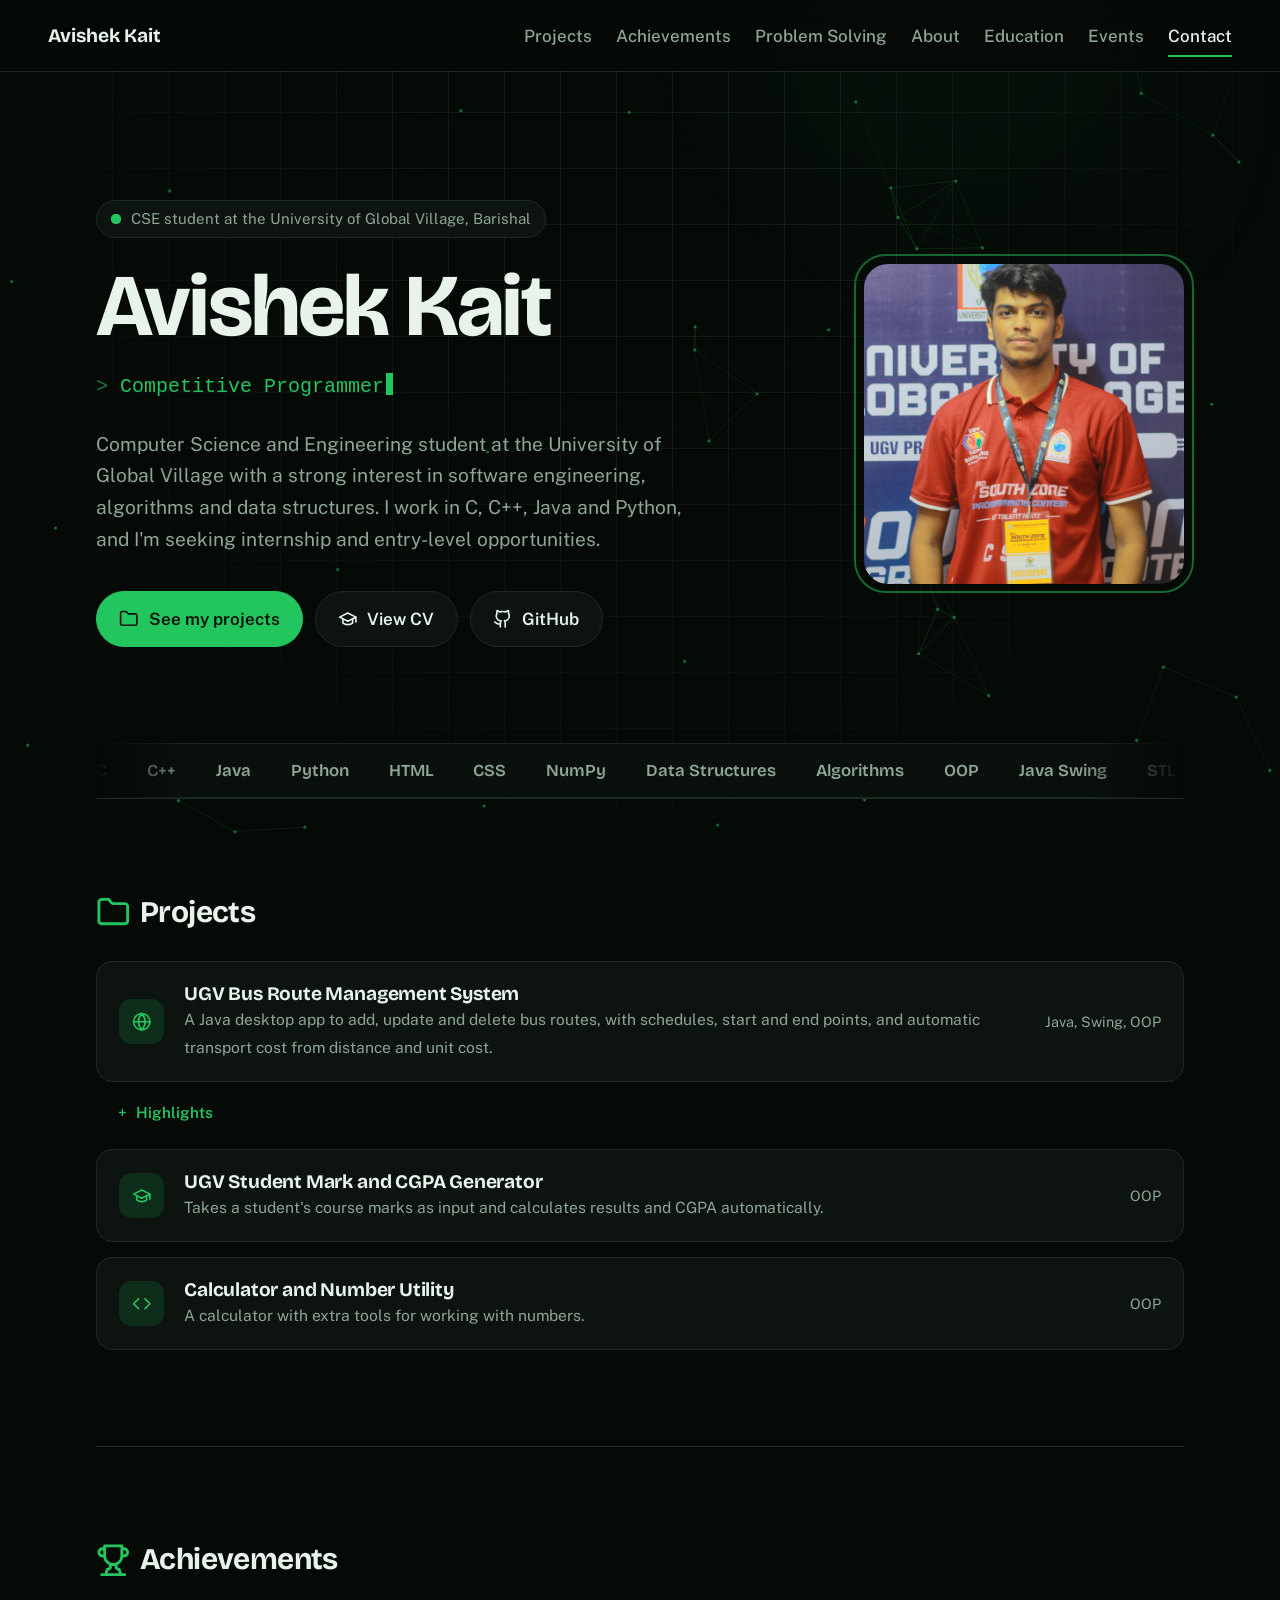
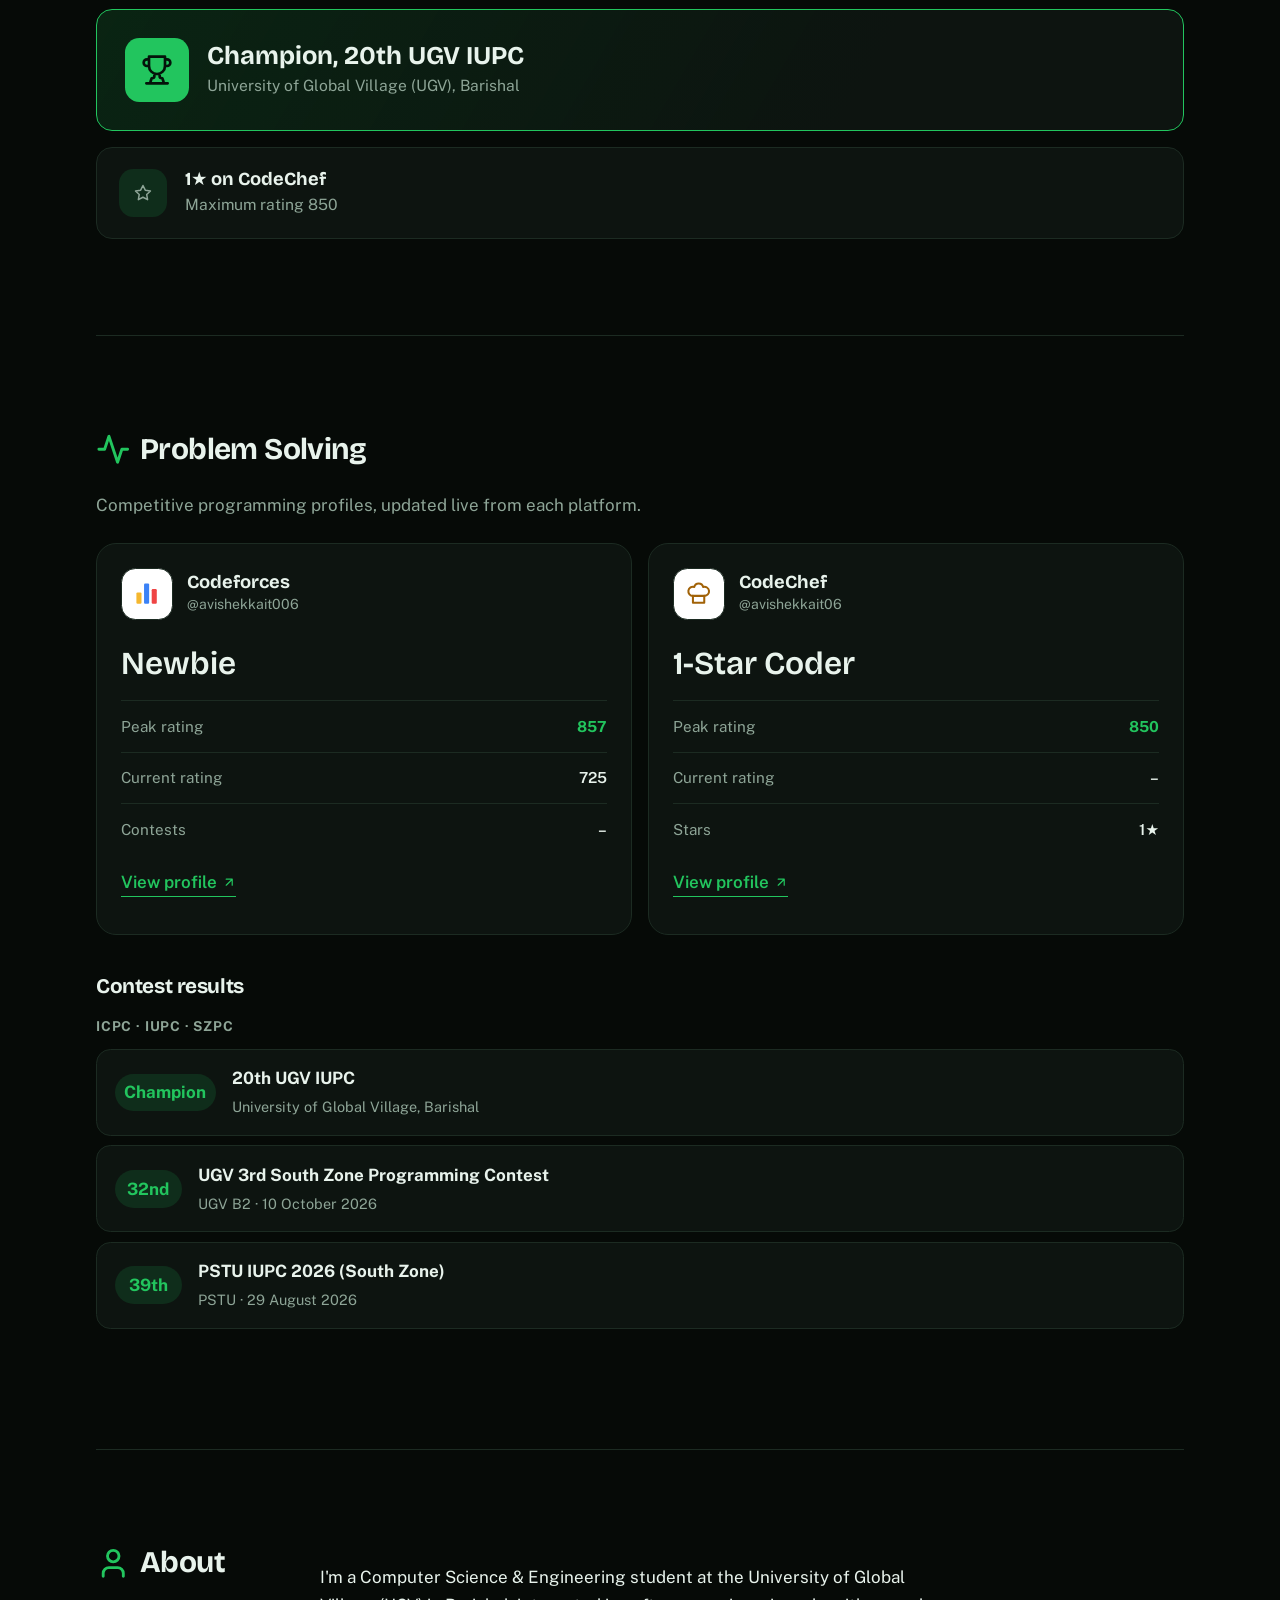
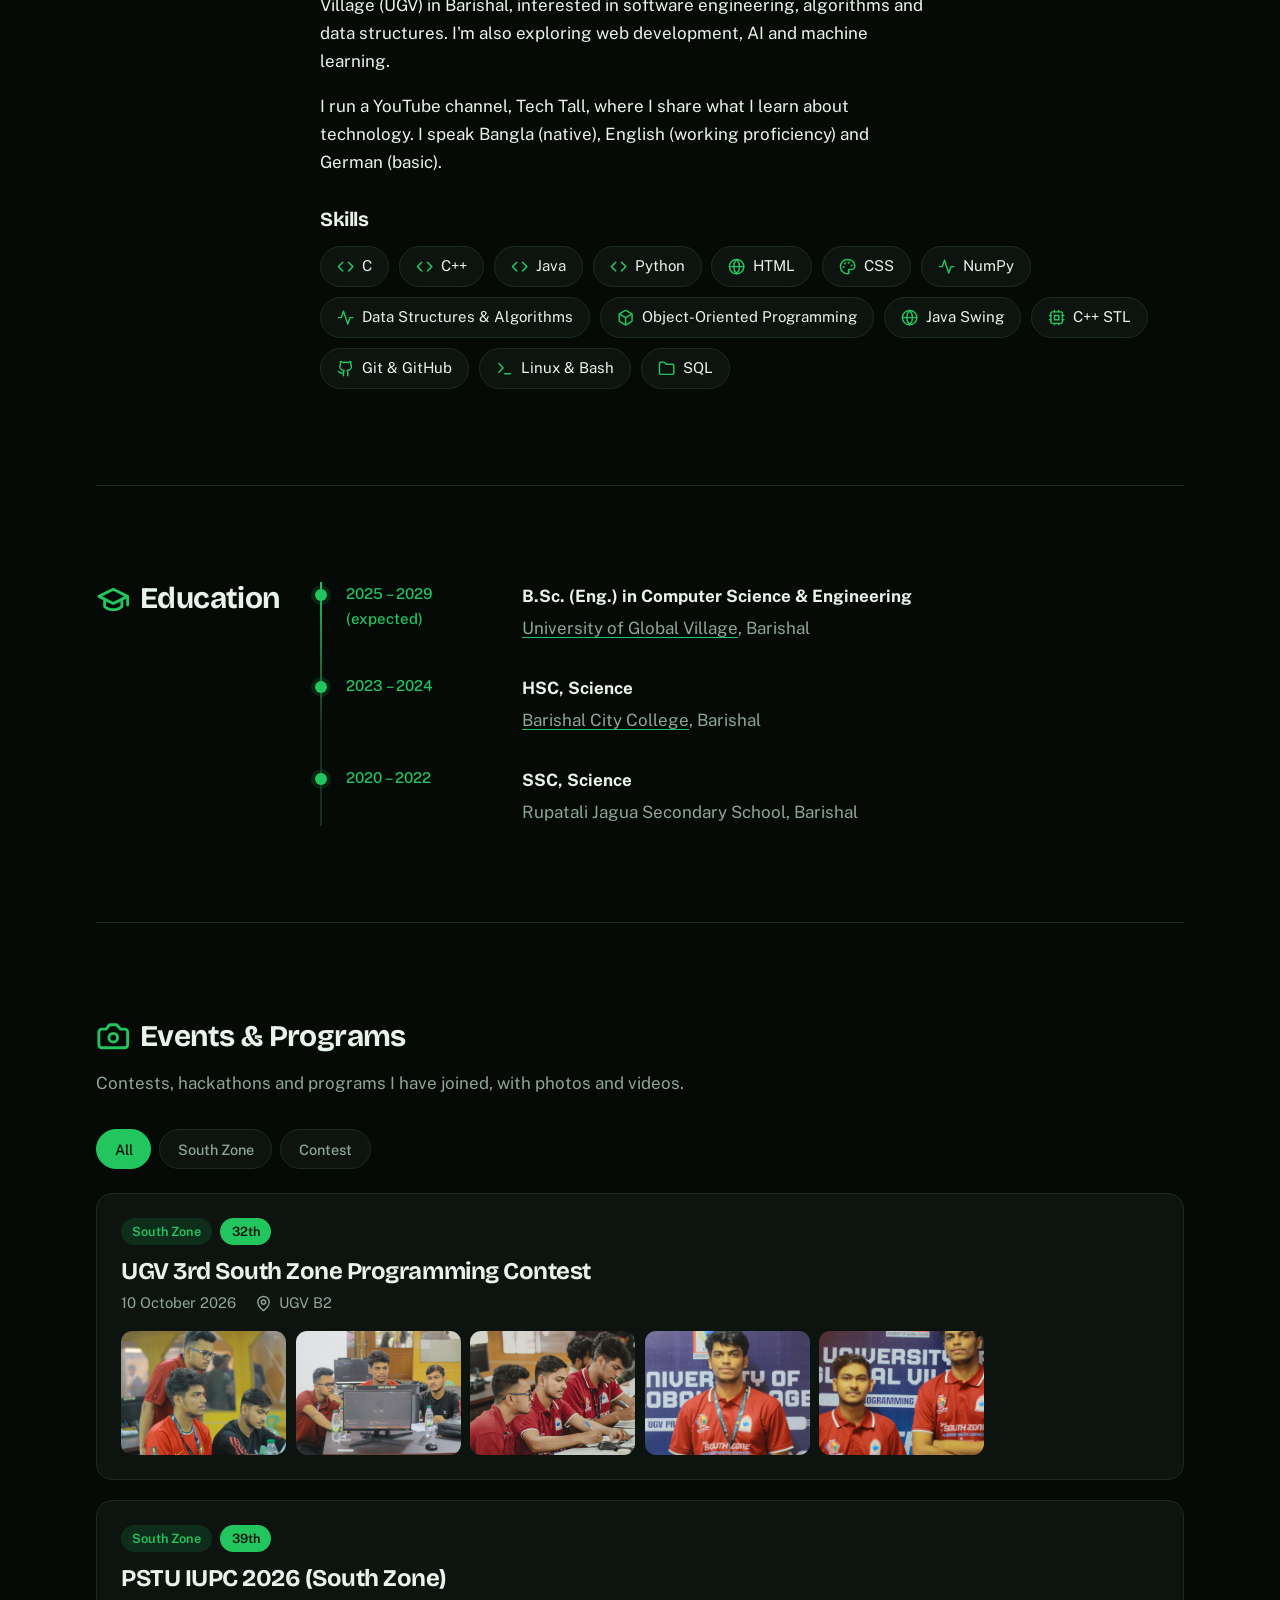
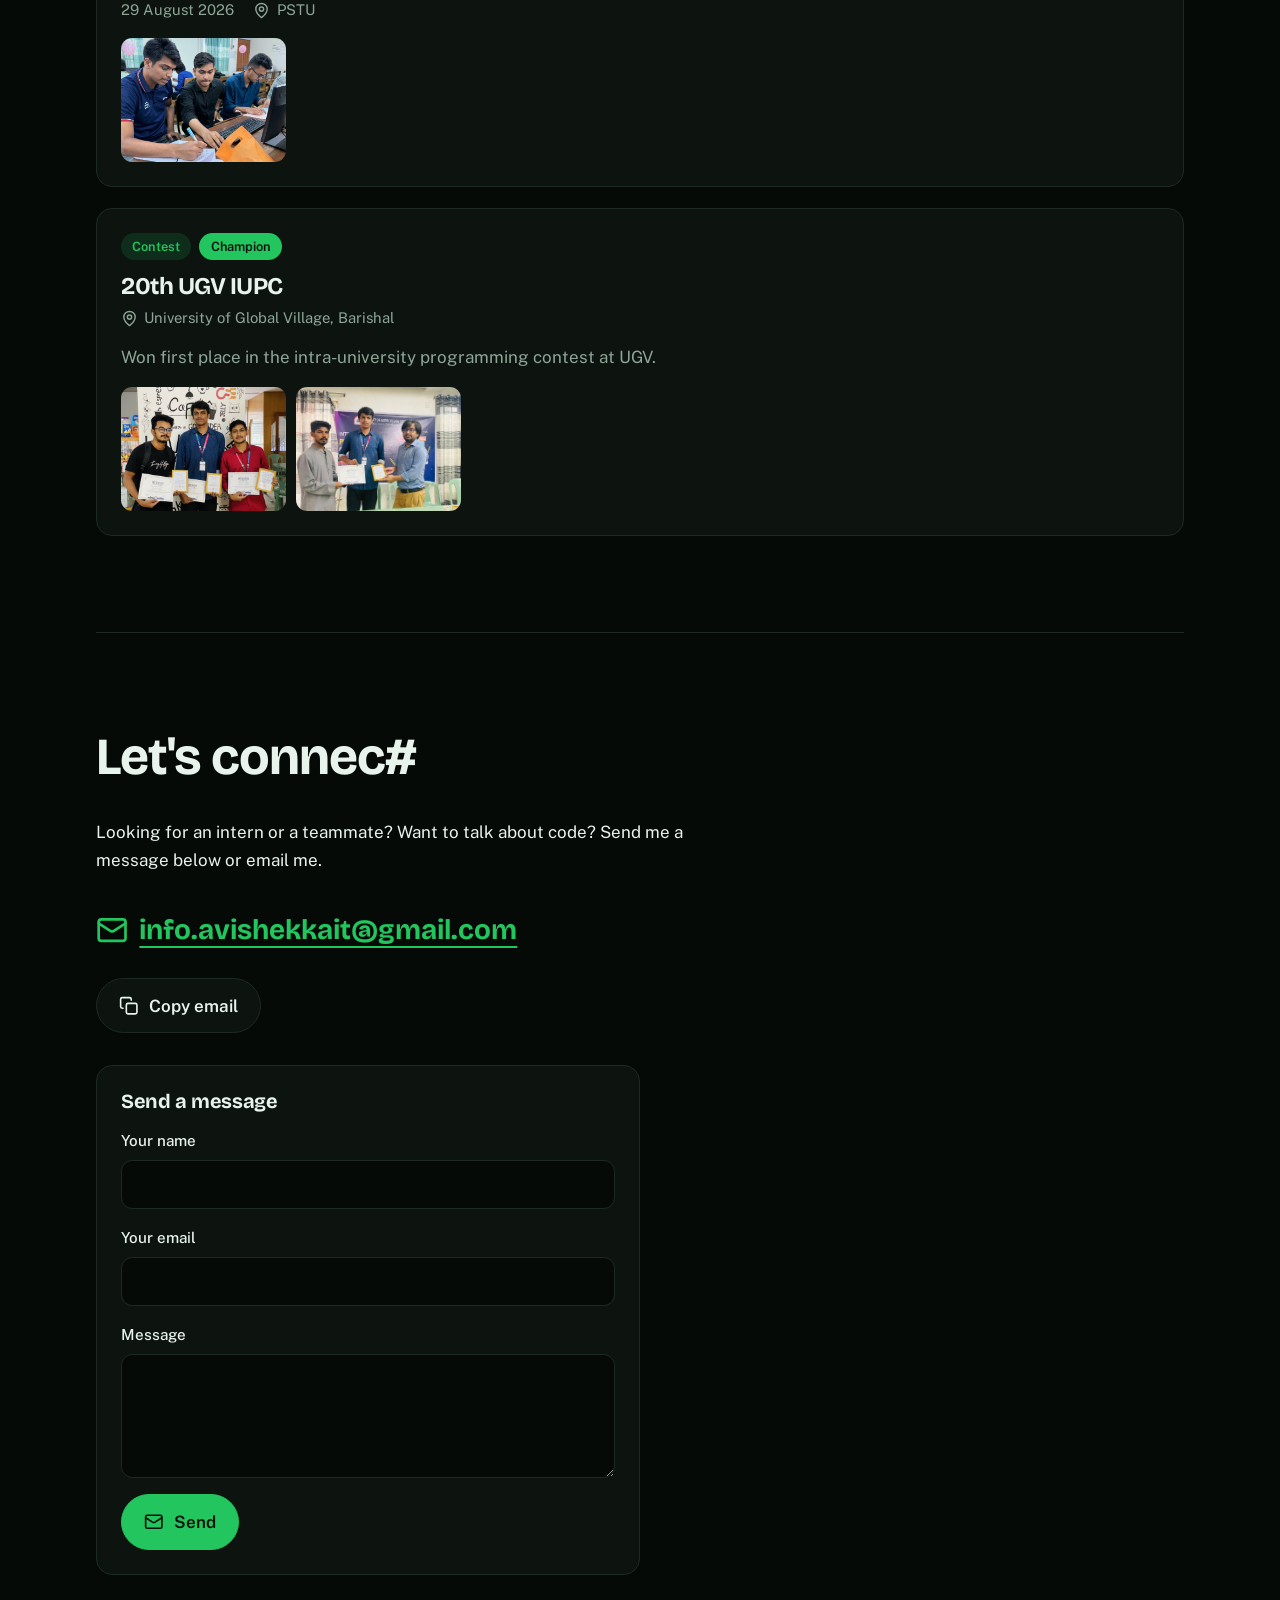
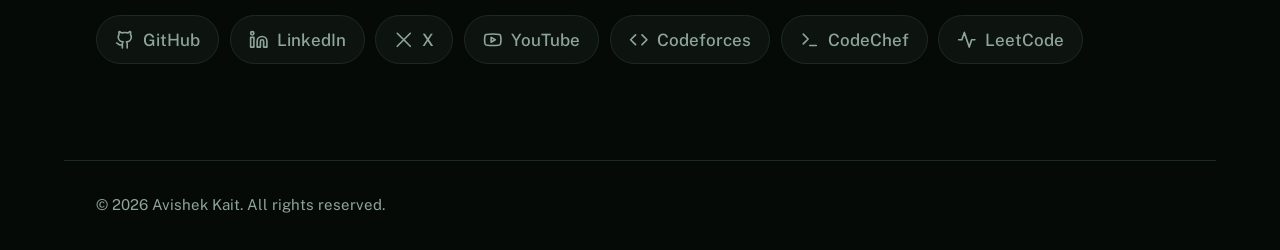
<file: index.html>
<!DOCTYPE html>
<html lang="en">
<head>
  <meta charset="UTF-8">
  <meta name="viewport" content="width=device-width, initial-scale=1">
  <title>Avishek Kait (AK) | Competitive Programmer &amp; CSE Student</title>
  <meta name="description" content="Portfolio of Avishek Kait (AK), CSE student at the University of Global Village, Barishal. Competitive programmer working in C, C++, Java and Python.">
  <link rel="canonical" href="https://www.avishekkait.tech/">
  <meta name="robots" content="index, follow, max-image-preview:large">
  <link id="favicon" rel="icon" href="data:image/svg+xml,%3Csvg xmlns='http://www.w3.org/2000/svg' viewBox='0 0 64 64'%3E%3Crect width='64' height='64' rx='16' fill='%2322c55e'/%3E%3Ctext x='32' y='42' font-size='28' font-family='sans-serif' font-weight='700' text-anchor='middle' fill='%2304130a'%3EAK%3C/text%3E%3C/svg%3E">
  <meta property="og:title" content="Avishek Kait (AK) | Competitive Programmer &amp; CSE Student">
  <meta property="og:description" content="Portfolio of Avishek Kait (AK), CSE student at the University of Global Village, Barishal. Competitive programmer working in C, C++, Java and Python.">
  <meta property="og:type" content="website">
  <meta property="og:image" content="https://www.avishekkait.tech/assets/images/avishek.jpg">
  <meta property="og:url" content="https://www.avishekkait.tech/">
  <meta name="twitter:card" content="summary">
  <meta name="twitter:title" content="Avishek Kait (AK) | Competitive Programmer &amp; CSE Student">
  <meta name="twitter:description" content="Portfolio of Avishek Kait (AK), CSE student at the University of Global Village, Barishal. Competitive programmer working in C, C++, Java and Python.">
  <meta name="twitter:image" content="https://www.avishekkait.tech/assets/images/avishek.jpg">
  <meta name="theme-color" content="#060a07">
  <script type="application/ld+json">{"@context": "https://schema.org", "@type": "Person", "name": "Avishek Kait", "email": "info.avishekkait@gmail.com", "alumniOf": "University of Global Village", "jobTitle": "Computer Science & Engineering Student", "sameAs": ["https://github.com/avishekkait06", "https://www.linkedin.com/in/avishekkait06", "https://codeforces.com/profile/avishekkait006", "https://www.codechef.com/users/avishekkait06", "https://leetcode.com/u/avishekkait06/", "https://www.youtube.com/@techtallyt", "https://x.com/avishekkait06"], "url": "https://www.avishekkait.tech/", "image": "https://www.avishekkait.tech/assets/images/avishek.jpg", "description": "Portfolio of Avishek Kait (AK), CSE student at the University of Global Village, Barishal. Competitive programmer working in C, C++, Java and Python.", "nationality": "Bangladeshi", "address": {"@type": "PostalAddress", "addressLocality": "Barishal", "addressCountry": "BD"}}</script>
  <script>document.documentElement.classList.add("js")</script>
  <link rel="preconnect" href="https://fonts.googleapis.com">
  <link rel="preconnect" href="https://fonts.gstatic.com" crossorigin>
  <link href="https://fonts.googleapis.com/css2?family=Bricolage+Grotesque:opsz,wght@12..96,500;12..96,700&family=Space+Grotesk:wght@700&family=Public+Sans:wght@400;500;600&display=swap" rel="stylesheet">
  <link rel="stylesheet" href="css/style.css">
</head>
<body>
  <a class="skip" href="#top">Skip to content</a>
  <div id="loader" aria-hidden="true"><span>AK<img src="assets/images/avishek.jpg" alt="" onerror="this.remove()"></span><i></i></div>
  <!-- Icon sprite: reuse with <svg class="icon"><use href="#i-name"/></svg> -->
  <svg width="0" height="0" style="position:absolute" aria-hidden="true">
    <defs>
      <symbol id="i-github" viewBox="0 0 24 24"><path d="M15 22v-4a4.8 4.8 0 0 0-1-3.5c3 0 6-2 6-5.5.08-1.25-.27-2.48-1-3.5.28-1.15.28-2.35 0-3.5 0 0-1 0-3 1.5-2.64-.5-5.36-.5-8 0C6 2 5 2 5 2c-.3 1.15-.3 2.35 0 3.5A5.4 5.4 0 0 0 4 9c0 3.5 3 5.5 6 5.5-.39.49-.68 1.05-.85 1.65-.17.6-.22 1.23-.15 1.85v4"/><path d="M9 18c-4.51 2-5-2-7-2"/></symbol>
      <symbol id="i-linkedin" viewBox="0 0 24 24"><path d="M16 8a6 6 0 0 1 6 6v7h-4v-7a2 2 0 0 0-2-2 2 2 0 0 0-2 2v7h-4v-7a6 6 0 0 1 6-6z"/><rect x="2" y="9" width="4" height="12"/><circle cx="4" cy="4" r="2"/></symbol>
      <symbol id="i-x" viewBox="0 0 24 24"><path d="M4 4l16 16M20 4L4 20"/></symbol>
      <symbol id="i-youtube" viewBox="0 0 24 24"><path d="M2.5 17a24.12 24.12 0 0 1 0-10 2 2 0 0 1 1.4-1.4 49.56 49.56 0 0 1 16.2 0A2 2 0 0 1 21.5 7a24.12 24.12 0 0 1 0 10 2 2 0 0 1-1.4 1.4 49.55 49.55 0 0 1-16.2 0A2 2 0 0 1 2.5 17"/><path d="m10 15 5-3-5-3z"/></symbol>
      <symbol id="i-mail" viewBox="0 0 24 24"><rect x="2" y="4" width="20" height="16" rx="2"/><path d="m22 7-8.97 5.7a1.94 1.94 0 0 1-2.06 0L2 7"/></symbol>
      <symbol id="i-code" viewBox="0 0 24 24"><path d="m16 18 6-6-6-6M8 6l-6 6 6 6"/></symbol>
      <symbol id="i-terminal" viewBox="0 0 24 24"><path d="m4 17 6-6-6-6M12 19h8"/></symbol>
      <symbol id="i-globe" viewBox="0 0 24 24"><circle cx="12" cy="12" r="10"/><path d="M12 2a14.5 14.5 0 0 0 0 20 14.5 14.5 0 0 0 0-20M2 12h20"/></symbol>
      <symbol id="i-cpu" viewBox="0 0 24 24"><rect x="4" y="4" width="16" height="16" rx="2"/><rect x="9" y="9" width="6" height="6"/><path d="M15 2v2M15 20v2M2 15h2M2 9h2M20 15h2M20 9h2M9 2v2M9 20v2"/></symbol>
      <symbol id="i-activity" viewBox="0 0 24 24"><path d="M22 12h-4l-3 9L9 3l-3 9H2"/></symbol>
      <symbol id="i-box" viewBox="0 0 24 24"><path d="M21 8a2 2 0 0 0-1-1.73l-7-4a2 2 0 0 0-2 0l-7 4A2 2 0 0 0 3 8v8a2 2 0 0 0 1 1.73l7 4a2 2 0 0 0 2 0l7-4A2 2 0 0 0 21 16Z"/><path d="m3.3 7 8.7 5 8.7-5M12 22V12"/></symbol>
      <symbol id="i-cap" viewBox="0 0 24 24"><path d="M22 10v6M2 10l10-5 10 5-10 5z"/><path d="M6 12v5c3 3 9 3 12 0v-5"/></symbol>
      <symbol id="i-folder" viewBox="0 0 24 24"><path d="M20 20a2 2 0 0 0 2-2V8a2 2 0 0 0-2-2h-7.9a2 2 0 0 1-1.7-.9L9.6 3.9A2 2 0 0 0 7.9 3H4a2 2 0 0 0-2 2v13a2 2 0 0 0 2 2Z"/></symbol>
      <symbol id="i-arrow" viewBox="0 0 24 24"><path d="M7 17 17 7M7 7h10v10"/></symbol>
      <symbol id="i-sun" viewBox="0 0 24 24"><circle cx="12" cy="12" r="4"/><path d="M12 2v2M12 20v2m-7.07-2.93 1.41-1.41m11.32-11.32 1.41-1.41M2 12h2m16 0h2M4.93 4.93l1.41 1.41m11.32 11.32 1.41 1.41"/></symbol>
      <symbol id="i-moon" viewBox="0 0 24 24"><path d="M12 3a6 6 0 0 0 9 9 9 9 0 1 1-9-9Z"/></symbol>
      <symbol id="i-trophy" viewBox="0 0 24 24"><path d="M6 9H4.5a2.5 2.5 0 0 1 0-5H6M18 9h1.5a2.5 2.5 0 0 0 0-5H18M4 22h16M10 14.66V17c0 .55-.47.98-1.97 1.21C7.85 18.75 7 20.24 7 22M14 14.66V17c0 .55.47.98 1.97 1.21C16.15 18.75 17 20.24 17 22M18 2H6v7a6 6 0 0 0 12 0V2Z"/></symbol>
      <symbol id="i-star" viewBox="0 0 24 24"><path d="m12 2 3.09 6.26L22 9.27l-5 4.87 1.18 6.88L12 17.77l-6.18 3.25L7 14.14 2 9.27l6.91-1.01L12 2z"/></symbol>
      <symbol id="i-menu" viewBox="0 0 24 24"><path d="M4 6h16M4 12h16M4 18h16"/></symbol>
      <symbol id="i-copy" viewBox="0 0 24 24"><rect x="9" y="9" width="13" height="13" rx="2"/><path d="M5 15H4a2 2 0 0 1-2-2V4a2 2 0 0 1 2-2h9a2 2 0 0 1 2 2v1"/></symbol>
      <symbol id="i-up" viewBox="0 0 24 24"><path d="m18 15-6-6-6 6"/></symbol>
      <symbol id="i-star2" viewBox="0 0 24 24"><path d="m12 2 3.09 6.26L22 9.27l-5 4.87 1.18 6.88L12 17.77l-6.18 3.25L7 14.14 2 9.27l6.91-1.01L12 2z"/></symbol>
      <symbol id="i-camera" viewBox="0 0 24 24"><path d="M14.5 4h-5L7 7H4a2 2 0 0 0-2 2v9a2 2 0 0 0 2 2h16a2 2 0 0 0 2-2V9a2 2 0 0 0-2-2h-3z"/><circle cx="12" cy="13" r="3"/></symbol>
      <symbol id="i-left" viewBox="0 0 24 24"><path d="m15 18-6-6 6-6"/></symbol>
      <symbol id="i-right" viewBox="0 0 24 24"><path d="m9 18 6-6-6-6"/></symbol>
      <symbol id="i-pin" viewBox="0 0 24 24"><path d="M20 10c0 6-8 12-8 12s-8-6-8-12a8 8 0 0 1 16 0Z"/><circle cx="12" cy="10" r="3"/></symbol>
      <symbol id="i-palette" viewBox="0 0 24 24"><path d="M12 22a1 1 0 0 1 0-20 10 9 0 0 1 10 9 5 5 0 0 1-5 5h-2.25a1.75 1.75 0 0 0-1.4 2.8l.3.4a1.75 1.75 0 0 1-1.4 2.8z"/><circle cx="13.5" cy="6.5" r=".5"/><circle cx="17.5" cy="10.5" r=".5"/><circle cx="6.5" cy="12.5" r=".5"/><circle cx="8.5" cy="7.5" r=".5"/></symbol>
      <symbol id="i-user" viewBox="0 0 24 24"><path d="M19 21v-2a4 4 0 0 0-4-4H9a4 4 0 0 0-4 4v2"/><circle cx="12" cy="7" r="4"/></symbol>
    </defs>
  </svg>

  <div class="progress" id="progress" aria-hidden="true"></div>
  <div class="bg-grid" aria-hidden="true"></div>
  <canvas id="particles" aria-hidden="true"></canvas>
  <div class="spotlight" id="spotlight" aria-hidden="true"></div>

  <header class="site-header">
    <a class="logo" href="#top">Avishek Kait</a>
    <button id="menu-toggle" type="button" aria-label="Open menu" aria-expanded="false" aria-controls="site-nav"><svg class="icon"><use href="#i-menu"/></svg></button>
    <nav id="site-nav" aria-label="Main">
      <a href="#work">Projects</a>
      <a href="#achievements">Achievements</a>
      <a href="#problem_solving">Problem Solving</a>
      <a href="#about">About</a>
      <a href="#education">Education</a>
      <a href="#events">Events</a>
      <a href="#contact">Contact</a>
    </nav>
  </header>

  <main id="top">
    <section class="hero">
      <div class="hero-text">
        <p class="status"><span class="dot" aria-hidden="true"></span>CSE student at the University of Global Village, Barishal</p>
        <h1>Avishek Kait</h1>
        <p class="roles" aria-live="off"><span class="prompt">&gt;</span> <span id="typed">Competitive Programmer</span><span class="cursor" aria-hidden="true"></span></p>
        <p class="lead">Computer Science and Engineering student at the University of Global Village with a strong interest in software engineering, algorithms and data structures. I work in C, C++, Java and Python, and I'm seeking internship and entry-level opportunities.</p>
        <div class="actions">
          <a class="btn primary" href="#work"><svg class="icon"><use href="#i-folder"/></svg>See my projects</a>
          <a class="btn" href="assets/Avishek-Kait-CV.pdf" target="_blank" rel="noopener"><svg class="icon"><use href="#i-cap"/></svg>View CV</a>
          <a class="btn" href="https://github.com/avishekkait06" target="_blank" rel="noopener"><svg class="icon"><use href="#i-github"/></svg>GitHub</a>
        </div>
      </div>
      <figure class="photo">
        <img src="assets/images/avishek.jpg" alt="Portrait of Avishek Kait" width="320" height="320" onerror="this.parentNode.classList.add('no-photo')">
        <figcaption>AK</figcaption>
      </figure>
    </section>

    <div class="marquee" aria-label="Skills"><div class="track"><span>C</span><span>C++</span><span>Java</span><span>Python</span><span>HTML</span><span>CSS</span><span>NumPy</span><span>Data Structures</span><span>Algorithms</span><span>OOP</span><span>Java Swing</span><span>STL</span><span>Git</span><span>Linux</span><span>SQL</span><span aria-hidden="true"></span><span>C</span><span>C++</span><span>Java</span><span>Python</span><span>HTML</span><span>CSS</span><span>NumPy</span><span>Data Structures</span><span>Algorithms</span><span>OOP</span><span>Java Swing</span><span>STL</span><span>Git</span><span>Linux</span><span>SQL</span><span aria-hidden="true"></span></div></div>

    <section id="work" class="section reveal">
      <h2><svg class="icon"><use href="#i-folder"/></svg>Projects</h2>
      <ul class="projects">
        <li>
<div class="row">
            <span class="p-icon"><svg class="icon"><use href="#i-globe"/></svg></span>
            <span class="p-main"><strong>UGV Bus Route Management System</strong><span>A Java desktop app to add, update and delete bus routes, with schedules, start and end points, and automatic transport cost from distance and unit cost.</span></span>
            <span class="p-tags">Java, Swing, OOP</span>
          </div>
          <details class="more">
            <summary>Highlights</summary>
            <ul>
              <li>Swing-based GUI to add, update and delete bus route records</li>
              <li>Stores route, time, starting point and destination for each bus</li>
              <li>Calculates total transportation cost automatically from distance and unit cost</li>
              <li>Shows all bus information in a structured, easy-to-read table</li>
            </ul>
          </details>
        </li>
        <li>
          <div class="row">
            <span class="p-icon"><svg class="icon"><use href="#i-cap"/></svg></span>
            <span class="p-main"><strong>UGV Student Mark and CGPA Generator</strong><span>Takes a student's course marks as input and calculates results and CGPA automatically.</span></span>
            <span class="p-tags">OOP</span>
          </div>
        </li>
        <li>
          <div class="row">
            <span class="p-icon"><svg class="icon"><use href="#i-code"/></svg></span>
            <span class="p-main"><strong>Calculator and Number Utility</strong><span>A calculator with extra tools for working with numbers.</span></span>
            <span class="p-tags">OOP</span>
          </div>
        </li>
      </ul>
    </section>

    <section id="github" class="section reveal" hidden>
      <h2><svg class="icon"><use href="#i-github"/></svg>Latest on GitHub</h2>
      <ul class="repos" id="repos"></ul>
    </section>

    <section id="achievements" class="section reveal">
      <h2><svg class="icon"><use href="#i-trophy"/></svg>Achievements</h2>
      <ul class="awards">
        <li class="featured">
          <span class="a-icon"><svg class="icon"><use href="#i-trophy"/></svg></span>
          <div><strong>Champion, 20th UGV IUPC</strong><span>University of Global Village (UGV), Barishal</span></div>
        </li>
        <li>
          <span class="a-icon"><svg class="icon"><use href="#i-star"/></svg></span>
          <div><strong>1★ on CodeChef</strong><span>Maximum rating 850</span></div>
        </li>
      </ul>
    </section>

    <section id="problem_solving" class="section reveal">
      <span id="coding" class="anchor-alias" aria-hidden="true"></span>
      <h2><svg class="icon"><use href="#i-activity"/></svg>Problem Solving</h2>
      <p class="ps-intro">Competitive programming profiles, updated live from each platform.</p>
      <ul class="stats ps-grid">
        <li><a class="ps-card" href="https://codeforces.com/profile/avishekkait006" target="_blank" rel="noopener">
          <span class="ps-top">
            <span class="ps-logo"><svg viewBox="0 0 24 24" aria-hidden="true"><rect x="3" y="11" width="4.5" height="10" rx="1" fill="#f5b72e"/><rect x="9.75" y="3" width="4.5" height="18" rx="1" fill="#3b82f6"/><rect x="16.5" y="8" width="4.5" height="13" rx="1" fill="#ef4444"/></svg></span>
            <span><span class="ps-name">Codeforces</span><span class="ps-handle">@avishekkait006</span></span>
          </span>
          <span class="ps-title" id="cf-title">Newbie</span>
          <span class="ps-row"><span>Peak rating</span><b class="ps-peak" id="cf-max" data-count="857">857</b></span>
          <span class="ps-row"><span>Current rating</span><b id="cf-now">725</b></span>
          <span class="ps-row"><span>Contests</span><b id="cf-contests">&ndash;</b></span>
          <span class="ps-link">View profile <svg class="icon"><use href="#i-arrow"/></svg></span>
          <em class="live" id="cf-live" hidden></em>
        </a></li>
        <li><a class="ps-card" href="https://www.codechef.com/users/avishekkait06" target="_blank" rel="noopener">
          <span class="ps-top">
            <span class="ps-logo"><svg viewBox="0 0 24 24" aria-hidden="true" fill="none" stroke="#a16207" stroke-width="1.8" stroke-linecap="round" stroke-linejoin="round"><path d="M7 14a4 4 0 1 1 1.2-7.8A4 4 0 0 1 16 6.2 4 4 0 1 1 17 14"/><path d="M7 14h10v6H7z"/></svg></span>
            <span><span class="ps-name">CodeChef</span><span class="ps-handle">@avishekkait06</span></span>
          </span>
          <span class="ps-title" id="cc-title">1-Star Coder</span>
          <span class="ps-row"><span>Peak rating</span><b class="ps-peak" id="cc-max" data-count="850">850</b></span>
          <span class="ps-row"><span>Current rating</span><b id="cc-now">&ndash;</b></span>
          <span class="ps-row"><span>Stars</span><b id="cc-stars">1&#9733;</b></span>
          <span class="ps-link">View profile <svg class="icon"><use href="#i-arrow"/></svg></span>
          <em class="live" id="cc-live" hidden></em>
        </a></li>
      </ul>
      <div id="ps-results" class="ps-results" hidden>
        <h3>Contest results</h3>
        <div class="ps-group" id="ps-main"><h4>ICPC · IUPC · SZPC</h4><ol class="ps-list"></ol></div>
        <div class="ps-group" id="ps-other"><h4>Other programs</h4><ol class="ps-list"></ol></div>
      </div>
    </section>

    <section id="about" class="section two-col reveal">
      <h2><svg class="icon"><use href="#i-user"/></svg>About</h2>
      <div>
        <p>I'm a Computer Science &amp; Engineering student at the University of Global Village (UGV) in Barishal, interested in software engineering, algorithms and data structures. I'm also exploring web development, AI and machine learning.</p>
        <p>I run a YouTube channel, Tech Tall, where I share what I learn about technology. I speak Bangla (native), English (working proficiency) and German (basic).</p>
        <h3>Skills</h3>
        <ul class="skills">
          <li><svg class="icon"><use href="#i-code"/></svg>C</li>
          <li><svg class="icon"><use href="#i-code"/></svg>C++</li>
          <li><svg class="icon"><use href="#i-code"/></svg>Java</li>
          <li><svg class="icon"><use href="#i-code"/></svg>Python</li>
          <li><svg class="icon"><use href="#i-globe"/></svg>HTML</li>
          <li><svg class="icon"><use href="#i-palette"/></svg>CSS</li>
          <li><svg class="icon"><use href="#i-activity"/></svg>NumPy</li>
          <li><svg class="icon"><use href="#i-activity"/></svg>Data Structures &amp; Algorithms</li>
          <li><svg class="icon"><use href="#i-box"/></svg>Object-Oriented Programming</li>
          <li><svg class="icon"><use href="#i-globe"/></svg>Java Swing</li>
          <li><svg class="icon"><use href="#i-cpu"/></svg>C++ STL</li>
          <li><svg class="icon"><use href="#i-github"/></svg>Git &amp; GitHub</li>
          <li><svg class="icon"><use href="#i-terminal"/></svg>Linux &amp; Bash</li>
          <li><svg class="icon"><use href="#i-folder"/></svg>SQL</li>
        </ul>
      </div>
    </section>

    <section id="education" class="section two-col reveal">
      <h2><svg class="icon"><use href="#i-cap"/></svg>Education</h2>
      <ol class="timeline">
        <li><span class="when">2025 – 2029 (expected)</span><div><strong>B.Sc. (Eng.) in Computer Science &amp; Engineering</strong><p><a href="https://ugv.edu.bd/" target="_blank" rel="noopener">University of Global Village</a>, Barishal</p></div></li>
        <li><span class="when">2023 – 2024</span><div><strong>HSC, Science</strong><p><a href="https://www.barishalcitycollege.edu.bd/home" target="_blank" rel="noopener">Barishal City College</a>, Barishal</p></div></li>
        <li><span class="when">2020 – 2022</span><div><strong>SSC, Science</strong><p>Rupatali Jagua Secondary School, Barishal</p></div></li>
      </ol>
    </section>

    <section id="events" class="section reveal">
      <h2><svg class="icon"><use href="#i-camera"/></svg>Events &amp; Programs</h2>
      <p class="intro">Contests, hackathons and programs I have joined, with photos and videos.</p>
      <div class="filters" id="event-filters" role="group" aria-label="Filter events"></div>
      <ul class="events" id="events-list"></ul>
    </section>

    <section id="contact" class="section contact reveal">
      <h2>Let's connect</h2>
      <p>Looking for an intern or a teammate? Want to talk about code? Send me a message below or email me.</p>
      <a class="email" href="mailto:info.avishekkait@gmail.com"><svg class="icon"><use href="#i-mail"/></svg>info.avishekkait@gmail.com</a>
      <div class="copy-row"><button type="button" class="btn" id="copy-email"><svg class="icon"><use href="#i-copy"/></svg>Copy email</button></div>
      <form id="contact-form" class="form">
        <h3>Send a message</h3>
        <input type="text" name="_honey" class="hp" tabindex="-1" autocomplete="off" aria-hidden="true">
        <label>Your name<input name="name" required autocomplete="name"></label>
        <label>Your email<input name="email" type="email" required autocomplete="email"></label>
        <label>Message<textarea name="message" rows="4" required></textarea></label>
        <button class="btn primary" type="submit"><svg class="icon"><use href="#i-mail"/></svg>Send</button>
      </form>
      <ul class="social">
        <li><a href="https://github.com/avishekkait06" target="_blank" rel="noopener"><svg class="icon"><use href="#i-github"/></svg>GitHub</a></li>
        <li><a href="https://www.linkedin.com/in/avishekkait06" target="_blank" rel="noopener"><svg class="icon"><use href="#i-linkedin"/></svg>LinkedIn</a></li>
        <li><a href="https://x.com/avishekkait06" target="_blank" rel="noopener"><svg class="icon"><use href="#i-x"/></svg>X</a></li>
        <li><a href="https://www.youtube.com/@techtallyt" target="_blank" rel="noopener"><svg class="icon"><use href="#i-youtube"/></svg>YouTube</a></li>
        <li><a href="https://codeforces.com/profile/avishekkait006" target="_blank" rel="noopener"><svg class="icon"><use href="#i-code"/></svg>Codeforces</a></li>
        <li><a href="https://www.codechef.com/users/avishekkait06" target="_blank" rel="noopener"><svg class="icon"><use href="#i-terminal"/></svg>CodeChef</a></li>
        <li><a href="https://leetcode.com/u/avishekkait06/" target="_blank" rel="noopener"><svg class="icon"><use href="#i-activity"/></svg>LeetCode</a></li>
      </ul>
    </section>
  </main>

  <footer class="site-footer">© <span id="year">2026</span> Avishek Kait. All rights reserved.</footer>
  <button id="to-top" type="button" aria-label="Back to top"><svg class="icon"><use href="#i-up"/></svg></button>
  <dialog id="lightbox" aria-label="Photo viewer">
    <button type="button" class="lb-close" aria-label="Close"><svg class="icon"><use href="#i-x"/></svg></button>
    <button type="button" class="lb-nav lb-prev" aria-label="Previous photo"><svg class="icon"><use href="#i-left"/></svg></button>
    <figure><img alt=""><figcaption></figcaption></figure>
    <button type="button" class="lb-nav lb-next" aria-label="Next photo"><svg class="icon"><use href="#i-right"/></svg></button>
  </dialog>
  <div class="toast" id="toast" role="status" aria-live="polite"></div>
  <script src="js/events.js"></script>
  <script src="js/main.js"></script>
</body>
</html>
</file>
<file: css/style.css>
:root {
  --bg: #060a07;
  --surface: #0d1410;
  --ink: #e8f3ec;
  --muted: #8ea597;
  --line: #1c2b22;
  --accent: #22c55e;
  --accent-soft: rgba(34, 197, 94, .14);
  --accent-ink: #04130a;
  --display: "Bricolage Grotesque", system-ui, sans-serif;
  --body: "Public Sans", system-ui, sans-serif;
}

*, *::before, *::after { box-sizing: border-box; }
html { scroll-behavior: smooth; scroll-padding-top: 5rem; }
body {
  margin: 0; background: var(--bg); color: var(--ink);
  font: 400 1.0625rem/1.65 var(--body); -webkit-font-smoothing: antialiased;
}
a { color: inherit; }
:focus-visible { outline: 3px solid var(--accent); outline-offset: 3px; border-radius: 4px; }
.icon { width: 1.15em; height: 1.15em; fill: none; stroke: currentColor; stroke-width: 2; stroke-linecap: round; stroke-linejoin: round; flex: none; }

/* Animated background grid with a green glow */
.bg-grid {
  position: fixed; inset: 0; z-index: -1; pointer-events: none;
  background:
    radial-gradient(40rem 28rem at 85% 5%, var(--accent-soft), transparent 70%),
    linear-gradient(var(--line) 1px, transparent 1px) 0 0 / 3.5rem 3.5rem,
    linear-gradient(90deg, var(--line) 1px, transparent 1px) 0 0 / 3.5rem 3.5rem;
  -webkit-mask-image: radial-gradient(ellipse at 50% 20%, #000 20%, transparent 75%);
  mask-image: radial-gradient(ellipse at 50% 20%, #000 20%, transparent 75%);
  opacity: .55; animation: grid-drift 24s linear infinite;
}
@keyframes grid-drift { to { background-position: 0 0, 0 3.5rem, 3.5rem 0; } }

/* Extra motion layers */
.progress { position: fixed; top: 0; left: 0; right: 0; height: 3px; z-index: 20; background: var(--accent); transform: scaleX(0); transform-origin: left; box-shadow: 0 0 12px var(--accent); }
#particles { position: fixed; inset: 0; width: 100%; height: 100%; z-index: -1; pointer-events: none; }
.spotlight { position: fixed; inset: 0; z-index: -1; pointer-events: none; background: radial-gradient(22rem circle at var(--mx, 50%) var(--my, 30%), var(--accent-soft), transparent 70%); opacity: 0; transition: opacity .4s; }
.spotlight.on { opacity: 1; }

/* Header */
.site-header {
  position: sticky; top: 0; z-index: 10;
  display: flex; justify-content: space-between; align-items: center; flex-wrap: wrap; gap: .5rem 1.5rem;
  padding: .9rem clamp(1.25rem, 4vw, 3rem);
  background: color-mix(in srgb, var(--bg) 85%, transparent);
  backdrop-filter: blur(12px); border-bottom: 1px solid var(--line);
}
.logo { display: flex; align-items: center; gap: .7rem; font: 700 1.2rem var(--display); text-decoration: none; }
.logo-mark { position: relative; overflow: hidden; display: grid; place-items: center; width: 2.6rem; height: 2.6rem; border-radius: 50%; background: var(--accent); color: var(--accent-ink); font-size: .95rem; box-shadow: 0 0 0 2px var(--bg), 0 0 0 4px var(--accent); }
.logo-mark img { position: absolute; inset: 0; width: 100%; height: 100%; object-fit: cover; }
.site-header nav { display: flex; align-items: center; gap: 1.5rem; flex-wrap: wrap; }
.site-header nav a { text-decoration: none; color: var(--muted); font-weight: 500; position: relative; }
.site-header nav a::after { content: ""; position: absolute; left: 0; bottom: -4px; height: 2px; width: 100%; background: var(--accent); transform: scaleX(0); transform-origin: left; transition: transform .25s ease; }
.site-header nav a:hover { color: var(--ink); }
.site-header nav a:hover::after { transform: scaleX(1); }

/* Layout */
main, .site-footer { max-width: 72rem; margin: 0 auto; padding-inline: clamp(1.25rem, 5vw, 2rem); }
.section { padding-block: clamp(3.5rem, 8vw, 6rem); border-top: 1px solid var(--line); }
h1, h2, h3 { font-family: var(--display); line-height: 1.1; margin: 0; letter-spacing: -.02em; }
h2 { display: flex; align-items: center; gap: .6rem; font-size: clamp(1.5rem, 3vw, 1.875rem); margin-bottom: 2rem; }
h2 .icon { color: var(--accent); }
h3 { font-size: 1.25rem; margin: 2rem 0 1rem; }
p { max-width: 38rem; }

/* Hero */
.hero { display: grid; grid-template-columns: 1fr auto; gap: 3rem; align-items: center; padding-block: clamp(4rem, 12vw, 8rem) clamp(3rem, 8vw, 6rem); }
.hero h1 { font-size: clamp(2.8rem, 8vw, 5.5rem); font-weight: 700; max-width: 17ch; animation: rise .8s .15s ease both; }
.status { display: inline-flex; align-items: center; gap: .6rem; margin: 0 0 1.25rem; padding: .35rem .9rem; border: 1px solid var(--line); border-radius: 999px; background: var(--surface); font-size: .9375rem; color: var(--muted); animation: rise .6s ease both; }
.dot { position: relative; width: .6rem; height: .6rem; border-radius: 50%; background: var(--accent); }
.dot::after { content: ""; position: absolute; inset: 0; border-radius: 50%; background: var(--accent); animation: ping 1.8s ease-out infinite; }
@keyframes ping { to { transform: scale(3.2); opacity: 0; } }
.roles { margin: 1.1rem 0 0; font: 500 1.25rem/1.3 ui-monospace, "SF Mono", Menlo, Consolas, monospace; color: var(--accent); min-height: 1.6em; animation: rise .6s .08s ease both; }
.prompt { opacity: .6; }
.cursor { display: inline-block; width: .6ch; height: 1.1em; margin-left: 2px; vertical-align: -.15em; background: var(--accent); animation: blink 1s steps(1) infinite; }
@keyframes blink { 50% { opacity: 0; } }
.lead { font-size: 1.2rem; color: var(--muted); margin: 1.5rem 0 2.25rem; animation: rise .8s .3s ease both; }
.actions { display: flex; gap: .75rem; flex-wrap: wrap; animation: rise .8s .45s ease both; }
.btn { color: var(--ink); display: inline-flex; align-items: center; gap: .6rem; padding: .8rem 1.4rem; border-radius: 999px; text-decoration: none; font-weight: 600; border: 1px solid var(--line); background: var(--surface); transition: transform .2s ease, border-color .2s ease, box-shadow .2s ease; }
.btn:hover { transform: translateY(-3px); border-color: var(--accent); box-shadow: 0 8px 24px var(--accent-soft); }
.btn.primary { background: var(--accent); color: var(--accent-ink); border-color: var(--accent); }
@keyframes rise { from { opacity: 0; transform: translateY(18px); } }

/* Photo */
.photo { margin: 0; width: clamp(14rem, 28vw, 20rem); aspect-ratio: 1; position: relative; animation: float 6s ease-in-out infinite, rise .9s .2s ease both; }
.photo::before { content: ""; position: absolute; inset: -.6rem; border-radius: 2rem; border: 2px solid var(--accent); opacity: .5; animation: glow 3s ease-in-out infinite; }
.photo img { position: relative; width: 100%; height: 100%; object-fit: cover; border-radius: 1.5rem; display: block; }
.photo figcaption { display: none; }
.photo.no-photo img { display: none; }
.photo.no-photo { display: grid; place-items: center; }
.photo.no-photo::after { content: "AK"; display: grid; place-items: center; position: absolute; inset: 0; border-radius: 1.5rem; background: var(--accent); color: var(--accent-ink); font: 700 5rem var(--display); }
@keyframes float { 50% { transform: translateY(-12px); } }
@keyframes glow { 50% { opacity: .15; transform: scale(1.03); } }

/* Scroll reveal (only active when JS runs) */
.js .reveal { opacity: 0; transform: translateY(28px); transition: opacity .7s ease, transform .7s ease; }
.js .reveal.in { opacity: 1; transform: none; }

/* Projects */
.intro { color: var(--muted); margin: -1rem 0 2rem; }
.projects { list-style: none; margin: 0; padding: 0; display: grid; gap: .9rem; }
.projects a, .projects .row { display: grid; grid-template-columns: auto 1fr auto; gap: 1.25rem; align-items: center; padding: 1.25rem 1.4rem; border: 1px solid var(--line); border-radius: 1rem; background: var(--surface); text-decoration: none; transition: transform .25s ease, border-color .25s ease, box-shadow .25s ease; }
.projects li:hover > :first-child { transform: translateX(6px); border-color: var(--accent); box-shadow: -4px 0 0 var(--accent); }
.p-icon { display: grid; place-items: center; width: 2.8rem; height: 2.8rem; border-radius: .8rem; background: var(--accent-soft); color: var(--accent); }
.p-main strong { display: block; font: 700 1.2rem var(--display); letter-spacing: -.01em; }
.p-main span { color: var(--muted); font-size: .975rem; }
.p-tags { display: inline-flex; align-items: center; gap: .5rem; color: var(--muted); font-size: .9rem; }
.go { color: var(--accent); transition: transform .2s; }
.projects a:hover .go { transform: translate(3px, -3px); }

/* Competitive programming stats */
.stats { list-style: none; margin: 0; padding: 0; display: grid; grid-template-columns: repeat(auto-fit, minmax(14rem, 1fr)); gap: 1rem; }
.stats a, .stats li > div { display: block; height: 100%; padding: 1.5rem; border: 1px solid var(--line); border-radius: 1rem; background: var(--surface); text-decoration: none; transition: transform .25s, border-color .25s, box-shadow .25s; }
.stats li:hover > * { transform: translateY(-5px); border-color: var(--accent); box-shadow: 0 10px 28px var(--accent-soft); }
.stats strong { display: block; font: 700 clamp(2.5rem, 6vw, 3.5rem) var(--display); line-height: 1; color: var(--accent); margin-bottom: .6rem; }
.stats span { color: var(--muted); }

/* Achievements */
.awards { list-style: none; margin: 0; padding: 0; display: grid; grid-template-columns: repeat(2, 1fr); gap: 1rem; }
.awards li { display: flex; align-items: center; gap: 1.1rem; padding: 1.25rem 1.4rem; border: 1px solid var(--line); border-radius: 1rem; background: var(--surface); transition: transform .25s, border-color .25s, box-shadow .25s; }
.awards li:nth-child(even):last-child { grid-column: 1 / -1; }
.awards li:hover { transform: translateY(-4px); border-color: var(--accent); box-shadow: 0 10px 28px var(--accent-soft); }
.awards .featured { grid-column: 1 / -1; padding: 1.75rem; border-color: var(--accent); background: linear-gradient(120deg, var(--accent-soft), var(--surface) 70%); }
.a-icon { display: grid; place-items: center; flex: none; width: 3rem; height: 3rem; border-radius: .9rem; background: var(--accent-soft); color: var(--accent); }
.featured .a-icon { width: 4rem; height: 4rem; background: var(--accent); color: var(--accent-ink); animation: trophy 3s ease-in-out infinite; }
.featured .a-icon .icon { width: 2rem; height: 2rem; }
.awards strong { display: block; font: 700 1.15rem var(--display); }
.featured strong { font-size: clamp(1.2rem, 3vw, 1.6rem); }
.awards span { color: var(--muted); font-size: .975rem; }
@keyframes trophy { 0%, 100% { transform: rotate(0); } 25% { transform: rotate(-8deg); } 75% { transform: rotate(8deg); } }

/* About / Education */
.two-col { display: grid; grid-template-columns: 12rem 1fr; gap: 2rem; }
.two-col h2 { margin: 0; align-self: start; }
.skills { list-style: none; padding: 0; margin: 0; display: flex; flex-wrap: wrap; gap: .6rem; }
.skills li { display: inline-flex; align-items: center; gap: .5rem; padding: .45rem 1rem; border: 1px solid var(--line); border-radius: 999px; background: var(--surface); font-size: .9375rem; transition: transform .2s, border-color .2s, color .2s; }
.skills li .icon { color: var(--accent); }
.skills li:hover { transform: translateY(-3px) scale(1.04); border-color: var(--accent); }
.timeline { list-style: none; margin: 0; padding: 0 0 0 1.5rem; display: grid; gap: 2rem; border-left: 2px solid var(--line); }
.timeline li { position: relative; display: grid; grid-template-columns: 10rem 1fr; gap: 1rem; }
.timeline li::before { content: ""; position: absolute; left: calc(-1.5rem - 7px); top: .45rem; width: 12px; height: 12px; border-radius: 50%; background: var(--accent); box-shadow: 0 0 0 4px var(--accent-soft); }
.when { color: var(--accent); font-size: .9375rem; font-weight: 500; }
.timeline p { margin: .25rem 0 0; color: var(--muted); }
.timeline a { color: inherit; text-decoration-color: var(--accent); text-underline-offset: 3px; }

/* Contact */
.contact h2 { font-size: clamp(2rem, 5vw, 3.25rem); }
.email { display: inline-flex; align-items: center; gap: .7rem; margin: 1rem 0 2rem; font: 700 clamp(1.1rem, 3.2vw, 1.75rem) var(--display); color: var(--accent); text-underline-offset: .25em; word-break: break-all; }
.social { list-style: none; margin: 0; padding: 0; display: flex; flex-wrap: wrap; gap: .7rem; }
.social a { display: inline-flex; align-items: center; gap: .55rem; padding: .6rem 1.1rem; border: 1px solid var(--line); border-radius: 999px; background: var(--surface); color: var(--muted); text-decoration: none; font-weight: 500; transition: transform .2s, color .2s, border-color .2s, box-shadow .2s; }
.social a:hover { color: var(--accent); border-color: var(--accent); transform: translateY(-4px); box-shadow: 0 8px 20px var(--accent-soft); }
.site-footer { padding-block: 2rem; color: var(--muted); font-size: .9375rem; border-top: 1px solid var(--line); }

/* Word-by-word headline and staggered cards (only when JS runs) */
.js .hero h1 { animation: none; }
.js .hero h1 .w { display: inline-block; opacity: 0; transform: translateY(.6em) rotate(2deg); animation: word .7s calc(.25s + var(--i) * 70ms) cubic-bezier(.2, .7, .2, 1) forwards; }
@keyframes word { to { opacity: 1; transform: none; } }
.reveal.in :is(.projects, .stats, .awards, .skills, .social, .events) > li { animation: pop .6s calc(var(--i, 0) * 90ms) cubic-bezier(.2, .7, .2, 1) both; }
@keyframes pop { from { opacity: 0; transform: translateY(24px) scale(.96); } }
.reveal.in .timeline > li { animation: pop .6s calc(var(--i, 0) * 120ms) ease both; }
.timeline { border-image: linear-gradient(var(--accent), var(--line) 60%) 1; }
.logo-mark { animation: halo 3s ease-in-out infinite; }
@keyframes halo { 50% { box-shadow: 0 0 0 2px var(--bg), 0 0 0 4px var(--accent), 0 0 18px 4px var(--accent-soft); } }
.skills li .icon { transition: transform .3s; }
.skills li:hover .icon { transform: rotate(360deg) scale(1.2); }

@media (max-width: 700px) {
  .hero { grid-template-columns: 1fr; gap: 2rem; }
  .photo { order: -1; width: 11rem; }
  .two-col { grid-template-columns: 1fr; gap: 1.25rem; }
  .awards { grid-template-columns: 1fr; }
  .timeline li { grid-template-columns: 1fr; gap: .25rem; }
  .projects a, .projects .row { grid-template-columns: auto 1fr; }
  .p-tags { grid-column: 2; }
}
@media (prefers-reduced-motion: reduce) {
  html { scroll-behavior: auto; }
  *, *::before, *::after { animation: none !important; transition: none !important; }
  .js .reveal { opacity: 1; transform: none; }
  .js .hero h1 .w { opacity: 1; transform: none; }
  .progress, #particles, .spotlight { display: none; }
}

/* ---- Upgrades ---- */
.site-header nav a.active { color: var(--ink); }
.site-header nav a.active::after { transform: scaleX(1); }
#menu-toggle { display: none; place-items: center; width: 2.4rem; height: 2.4rem; color: var(--ink); background: none; border: 1px solid var(--line); border-radius: 50%; cursor: pointer; }

/* Skills ticker */
.marquee { overflow: hidden; border-block: 1px solid var(--line); background: color-mix(in srgb, var(--surface) 70%, transparent); -webkit-mask-image: linear-gradient(90deg, transparent, #000 10%, #000 90%, transparent); mask-image: linear-gradient(90deg, transparent, #000 10%, #000 90%, transparent); }
.marquee .track { display: flex; width: max-content; gap: 2.5rem; padding: 1rem 0; animation: ticker 32s linear infinite; font: 600 1.05rem var(--display); color: var(--muted); }
.marquee:hover .track { animation-play-state: paused; }
.marquee span:empty { width: .5rem; height: .5rem; align-self: center; border-radius: 50%; background: var(--accent); }
@keyframes ticker { to { transform: translateX(-50%); } }

/* GitHub repos */
.repos { list-style: none; margin: 0; padding: 0; display: grid; grid-template-columns: repeat(auto-fit, minmax(17rem, 1fr)); gap: 1rem; }
.repos a { display: flex; flex-direction: column; gap: .5rem; height: 100%; padding: 1.25rem; border: 1px solid var(--line); border-radius: 1rem; background: var(--surface); text-decoration: none; transition: transform .25s, border-color .25s, box-shadow .25s; }
.repos a:hover { transform: translateY(-5px); border-color: var(--accent); box-shadow: 0 10px 28px var(--accent-soft); }
.repos strong { font: 700 1.1rem var(--display); color: var(--accent); word-break: break-word; }
.repos p { margin: 0; color: var(--muted); font-size: .95rem; flex: 1; }
.repos .meta { display: flex; gap: 1rem; align-items: center; color: var(--muted); font-size: .875rem; }
.repos .meta .icon { width: 1em; height: 1em; }
.live { display: block; margin-top: .6rem; font-style: normal; font-size: .9rem; color: var(--accent); }

/* Contact upgrades */
.copy-row { margin: -.5rem 0 2rem; }
.form { display: grid; gap: 1rem; max-width: 34rem; margin: 0 0 2.5rem; padding: 1.5rem; border: 1px solid var(--line); border-radius: 1rem; background: var(--surface); }
.form h3 { margin: 0; }
.form label { display: grid; gap: .4rem; font-weight: 500; font-size: .95rem; }
.form input, .form textarea { font: inherit; color: var(--ink); background: var(--bg); border: 1px solid var(--line); border-radius: .7rem; padding: .7rem .9rem; transition: border-color .2s, box-shadow .2s; }
.form input:focus, .form textarea:focus { outline: none; border-color: var(--accent); box-shadow: 0 0 0 3px var(--accent-soft); }
.form .btn { justify-self: start; cursor: pointer; font: inherit; font-weight: 600; }
.copy-row .btn { cursor: pointer; font: inherit; font-weight: 600; }

/* Back to top and toast */
#to-top { position: fixed; right: 1.25rem; bottom: 1.25rem; z-index: 15; display: grid; place-items: center; width: 3rem; height: 3rem; border-radius: 50%; border: 1px solid var(--accent); background: var(--surface); color: var(--accent); cursor: pointer; opacity: 0; transform: translateY(20px); pointer-events: none; transition: opacity .3s, transform .3s, background .2s; }
#to-top.show { opacity: 1; transform: none; pointer-events: auto; }
#to-top:hover { background: var(--accent); color: var(--accent-ink); }
.toast { position: fixed; left: 50%; bottom: 1.5rem; z-index: 30; padding: .7rem 1.3rem; border-radius: 999px; background: var(--accent); color: var(--accent-ink); font-weight: 600; transform: translate(-50%, 150%); opacity: 0; visibility: hidden; transition: transform .35s cubic-bezier(.2, .8, .2, 1), opacity .25s, visibility .25s; }
.toast.show { transform: translate(-50%, 0); opacity: 1; visibility: visible; }

@media (max-width: 700px) {
  #menu-toggle { display: grid; }
  .site-header nav { display: none; width: 100%; flex-direction: column; align-items: flex-start; gap: 1rem; padding: .5rem 0 1rem; }
  .site-header nav.open { display: flex; animation: pop .3s ease both; }
}
@media (prefers-reduced-motion: reduce) { .marquee .track { animation: none; } }

.form .hp { display: none; }
.form button[disabled] { opacity: .6; cursor: wait; }

/* Skip link, loader, project highlights */
.skip { position: fixed; left: 1rem; top: -4rem; z-index: 50; padding: .6rem 1rem; border-radius: .6rem; background: var(--accent); color: var(--accent-ink); font-weight: 600; transition: top .2s; }
.skip:focus { top: 1rem; }
#loader { display: none; position: fixed; inset: 0; z-index: 100; place-items: center; background: var(--bg); transition: opacity .5s ease, visibility .5s; }
.js #loader { display: grid; }
#loader.done { opacity: 0; visibility: hidden; }
#loader span { display: grid; place-items: center; width: 4.5rem; height: 4.5rem; border-radius: 50%; background: var(--accent); color: var(--accent-ink); font: 700 1.5rem var(--display); animation: halo 1.4s ease-in-out infinite, loader-pop .6s ease both; }
#loader i { position: absolute; left: 50%; top: calc(50% + 3.6rem); width: 8rem; height: 3px; margin-left: -4rem; border-radius: 3px; background: var(--line); overflow: hidden; }
#loader i::after { content: ""; display: block; height: 100%; width: 100%; background: var(--accent); transform: translateX(-100%); animation: load-bar 1.1s ease-out forwards; }
@keyframes load-bar { to { transform: none; } }
@keyframes loader-pop { from { transform: scale(.6); opacity: 0; } }
.more { margin-top: .5rem; padding-left: 1.4rem; }
.more summary { cursor: pointer; width: fit-content; color: var(--accent); font-weight: 600; font-size: .95rem; padding: .3rem 0; list-style: none; }
.more summary::-webkit-details-marker { display: none; }
.more summary::before { content: "+"; display: inline-block; width: 1.1rem; transition: transform .25s; }
.more[open] summary::before { transform: rotate(45deg); }
.more ul { margin: .4rem 0 .6rem; padding-left: 1.2rem; color: var(--muted); display: grid; gap: .35rem; }
.more[open] ul { animation: pop .4s ease both; }
@media (prefers-reduced-motion: reduce) { #loader { display: none !important; } }

#loader span { position: relative; overflow: hidden; width: 6rem; height: 6rem; font-size: 1.8rem; }
#loader span img { position: absolute; inset: 0; width: 100%; height: 100%; object-fit: cover; }
#loader i { top: calc(50% + 4.6rem); }

/* Events */
.filters { display: flex; flex-wrap: wrap; gap: .5rem; margin: 0 0 1.5rem; }
.filters button { font: 500 .9rem var(--body); color: var(--muted); background: var(--surface); border: 1px solid var(--line); border-radius: 999px; padding: .4rem 1rem; cursor: pointer; transition: all .2s; }
.filters button:hover { border-color: var(--accent); color: var(--ink); }
.filters button[aria-pressed="true"] { background: var(--accent); border-color: var(--accent); color: var(--accent-ink); }
.events { list-style: none; margin: 0; padding: 0; display: grid; gap: 1.25rem; }
.event { padding: 1.5rem; border: 1px solid var(--line); border-radius: 1rem; background: var(--surface); transition: border-color .25s, box-shadow .25s; }
.event:hover { border-color: var(--accent); box-shadow: 0 10px 28px var(--accent-soft); }
.badges { display: flex; flex-wrap: wrap; gap: .5rem; margin-bottom: .8rem; }
.badge { padding: .2rem .7rem; border-radius: 999px; font-size: .8rem; font-weight: 600; background: var(--accent-soft); color: var(--accent); }
.badge.win { background: var(--accent); color: var(--accent-ink); }
.event h3 { margin: 0 0 .4rem; font-size: clamp(1.2rem, 3vw, 1.5rem); }
.e-meta { display: flex; flex-wrap: wrap; gap: .4rem 1.2rem; color: var(--muted); font-size: .925rem; margin-bottom: .8rem; }
.e-meta span { display: inline-flex; align-items: center; gap: .4rem; }
.event p { margin: 0 0 1rem; color: var(--muted); }
.e-photos { display: grid; grid-template-columns: repeat(auto-fill, minmax(9.5rem, 1fr)); gap: .6rem; margin-top: 1rem; }
.e-photos button { padding: 0; border: 0; border-radius: .7rem; overflow: hidden; cursor: zoom-in; background: var(--bg); aspect-ratio: 4 / 3; }
.e-photos img { width: 100%; height: 100%; object-fit: cover; display: block; transition: transform .4s; }
.e-photos button:hover img { transform: scale(1.08); }
.e-videos { display: grid; grid-template-columns: repeat(auto-fit, minmax(17rem, 1fr)); gap: .8rem; margin-top: 1rem; }
.e-videos iframe, .e-videos video { width: 100%; aspect-ratio: 16 / 9; border: 0; border-radius: .7rem; background: #000; }
#lightbox { width: 100%; max-width: none; height: 100%; max-height: none; margin: 0; padding: 1rem; border: 0; background: rgba(3, 8, 5, .94); color: #fff; }
#lightbox[open] { display: grid; grid-template-columns: auto 1fr auto; align-items: center; gap: 1rem; animation: pop .3s ease both; }
#lightbox::backdrop { background: rgba(0, 0, 0, .7); backdrop-filter: blur(6px); }
#lightbox figure { margin: 0; text-align: center; min-width: 0; }
#lightbox img { max-width: 100%; max-height: 82vh; border-radius: .8rem; }
#lightbox figcaption { margin-top: .6rem; color: #c8d8ce; font-size: .95rem; }
.lb-nav, .lb-close { display: grid; place-items: center; width: 3rem; height: 3rem; border-radius: 50%; border: 1px solid var(--accent); background: rgba(0, 0, 0, .5); color: var(--accent); cursor: pointer; transition: background .2s, color .2s; }
.lb-nav:hover, .lb-close:hover { background: var(--accent); color: var(--accent-ink); }
.lb-close { position: absolute; top: 1rem; right: 1rem; z-index: 2; }
@media (max-width: 700px) { #lightbox[open] { grid-template-columns: 1fr; } .lb-nav { position: absolute; bottom: 1rem; } .lb-prev { left: 1rem; } .lb-next { right: 1rem; } }


/* ---- Mobile polish: roomier project cards and bigger tap targets ---- */
.filters button { padding: .65rem 1.1rem; }
.email { padding-block: .4rem; }
.site-header nav a { padding-block: .45rem; }
.site-header nav a::after { bottom: 0; }
.more summary { padding: .6rem 0; }
@media (max-width: 700px) {
  .projects a, .projects .row { grid-template-columns: 1fr; gap: .7rem; padding: 1.15rem; }
  .p-icon { width: 2.5rem; height: 2.5rem; }
  .p-tags { grid-column: 1; }
  .featured .a-icon { width: 3rem; height: 3rem; }
  .featured .a-icon .icon { width: 1.5rem; height: 1.5rem; }
  .more { padding-left: .4rem; }
}

/* Header logo: AK badge that spins when the cursor is over it */
.logo-mark { transition: transform .45s cubic-bezier(.4, 0, .2, 1); }
.logo:hover .logo-mark, .logo:focus-visible .logo-mark { transform: rotate(360deg); }

/* Modern transparent AK logo: glass outline with gradient lettering */
.logo-mark {
  background-color: transparent;
  background-image: linear-gradient(135deg, #bbf7d0 0%, var(--accent) 70%), linear-gradient(color-mix(in srgb, var(--accent) 8%, transparent), color-mix(in srgb, var(--accent) 8%, transparent));
  -webkit-background-clip: text, padding-box; background-clip: text, padding-box;
  color: transparent; -webkit-text-fill-color: transparent;
  border: 1.5px solid color-mix(in srgb, var(--accent) 55%, transparent);
  border-radius: .85rem;
  width: 2.6rem; height: 2.6rem;
  font: 700 1.05rem var(--display); letter-spacing: -.04em;
  box-shadow: none; animation: none; overflow: visible;
  transition: transform .45s cubic-bezier(.4, 0, .2, 1), border-color .3s, box-shadow .3s;
}
.logo:hover .logo-mark, .logo:focus-visible .logo-mark {
  border-color: var(--accent); box-shadow: 0 0 22px var(--accent-soft);
}

/* AK logo v3: glass badge with a glowing animated gradient ring */
@property --ring { syntax: "<angle>"; initial-value: 0deg; inherits: false; }
.logo-mark {
  border: 0; width: 2.75rem; height: 2.75rem; border-radius: 1rem;
  font: 700 1.15rem "Space Grotesk", var(--display), sans-serif; letter-spacing: -.05em;
  background-image: linear-gradient(135deg, #ecfdf5 0%, var(--accent) 80%), linear-gradient(145deg, color-mix(in srgb, var(--accent) 16%, transparent), color-mix(in srgb, var(--accent) 3%, transparent));
}
.logo-mark::before {
  content: ""; position: absolute; inset: 0; border-radius: inherit; padding: 1.5px; pointer-events: none;
  background: conic-gradient(from var(--ring), color-mix(in srgb, var(--accent) 18%, transparent) 0 45%, var(--accent) 80%, #ecfdf5 100%);
  -webkit-mask: linear-gradient(#000 0 0) content-box, linear-gradient(#000 0 0); -webkit-mask-composite: xor;
  mask: linear-gradient(#000 0 0) content-box exclude, linear-gradient(#000 0 0);
  animation: ring-spin 1.4s linear infinite;
}
@keyframes ring-spin { to { --ring: 360deg; } }
.logo-mark::after {
  content: ""; position: absolute; right: .42rem; bottom: .5rem; width: .26rem; height: .26rem; border-radius: 50%;
  background: var(--accent); box-shadow: 0 0 8px var(--accent); -webkit-text-fill-color: initial;
}
.logo:hover .logo-mark, .logo:focus-visible .logo-mark { border: 0; box-shadow: 0 0 26px var(--accent-soft); }
@media (prefers-reduced-motion: reduce) { .logo-mark::before { animation: none; } }

/* Problem Solving */
.anchor-alias { position: absolute; }
.ps-intro { margin: -.5rem 0 1.5rem; color: var(--muted); }
.ps-grid { grid-template-columns: repeat(auto-fit, minmax(18rem, 1fr)); }
.stats .ps-card { display: flex; flex-direction: column; gap: 0; padding: 1.5rem; border-radius: 1.25rem; }
.ps-top { display: flex; align-items: center; gap: .9rem; }
.ps-logo { display: grid; place-items: center; flex: none; width: 3.25rem; height: 3.25rem; border-radius: .9rem; background: #fff; border: 1px solid var(--line); }
.ps-logo svg { width: 1.7rem; height: 1.7rem; }
.stats .ps-name { display: block; font: 700 1.15rem var(--display); color: var(--ink); }
.stats .ps-handle { display: block; font-size: .875rem; color: var(--muted); }
.stats .ps-title { display: block; margin: 1.6rem 0 1.2rem; font: 600 clamp(1.6rem, 4vw, 2rem) var(--display); color: var(--ink); line-height: 1.1; }
.stats .ps-row { display: flex; justify-content: space-between; align-items: baseline; gap: 1rem; padding: .8rem 0; border-top: 1px solid var(--line); font-size: .95rem; }
.ps-row b { font-weight: 600; color: var(--ink); }
.ps-row .ps-peak { color: var(--accent); font-weight: 700; }
.stats .ps-link { display: inline-flex; align-items: center; gap: .3rem; margin-top: .8rem; width: fit-content; color: var(--accent); font-weight: 600; border-bottom: 1px solid currentColor; }
.ps-link .icon { width: .85em; height: .85em; }
.ps-card .live { margin-top: .8rem; }

.ps-results { margin-top: 2.5rem; }
.ps-results h3 { margin: 0 0 1rem; font: 700 1.3rem var(--display); }
.ps-group { margin-bottom: 1.5rem; }
.ps-group h4 { margin: 0 0 .7rem; font-size: .85rem; letter-spacing: .06em; text-transform: uppercase; color: var(--muted); }
.ps-list { list-style: none; margin: 0; padding: 0; display: grid; gap: .6rem; }
.ps-list li { display: flex; align-items: center; gap: 1rem; padding: .9rem 1.1rem; border: 1px solid var(--line); border-radius: .9rem; background: var(--surface); transition: border-color .25s, transform .25s; }
.ps-list li:hover { border-color: var(--accent); transform: translateY(-2px); }
.ps-pos { flex: none; min-width: 4.2rem; padding: .3rem .6rem; border-radius: 999px; background: var(--accent-soft); color: var(--accent); font-weight: 700; text-align: center; }
.ps-info strong { display: block; }
.ps-info span { font-size: .9rem; color: var(--muted); }
</file>
